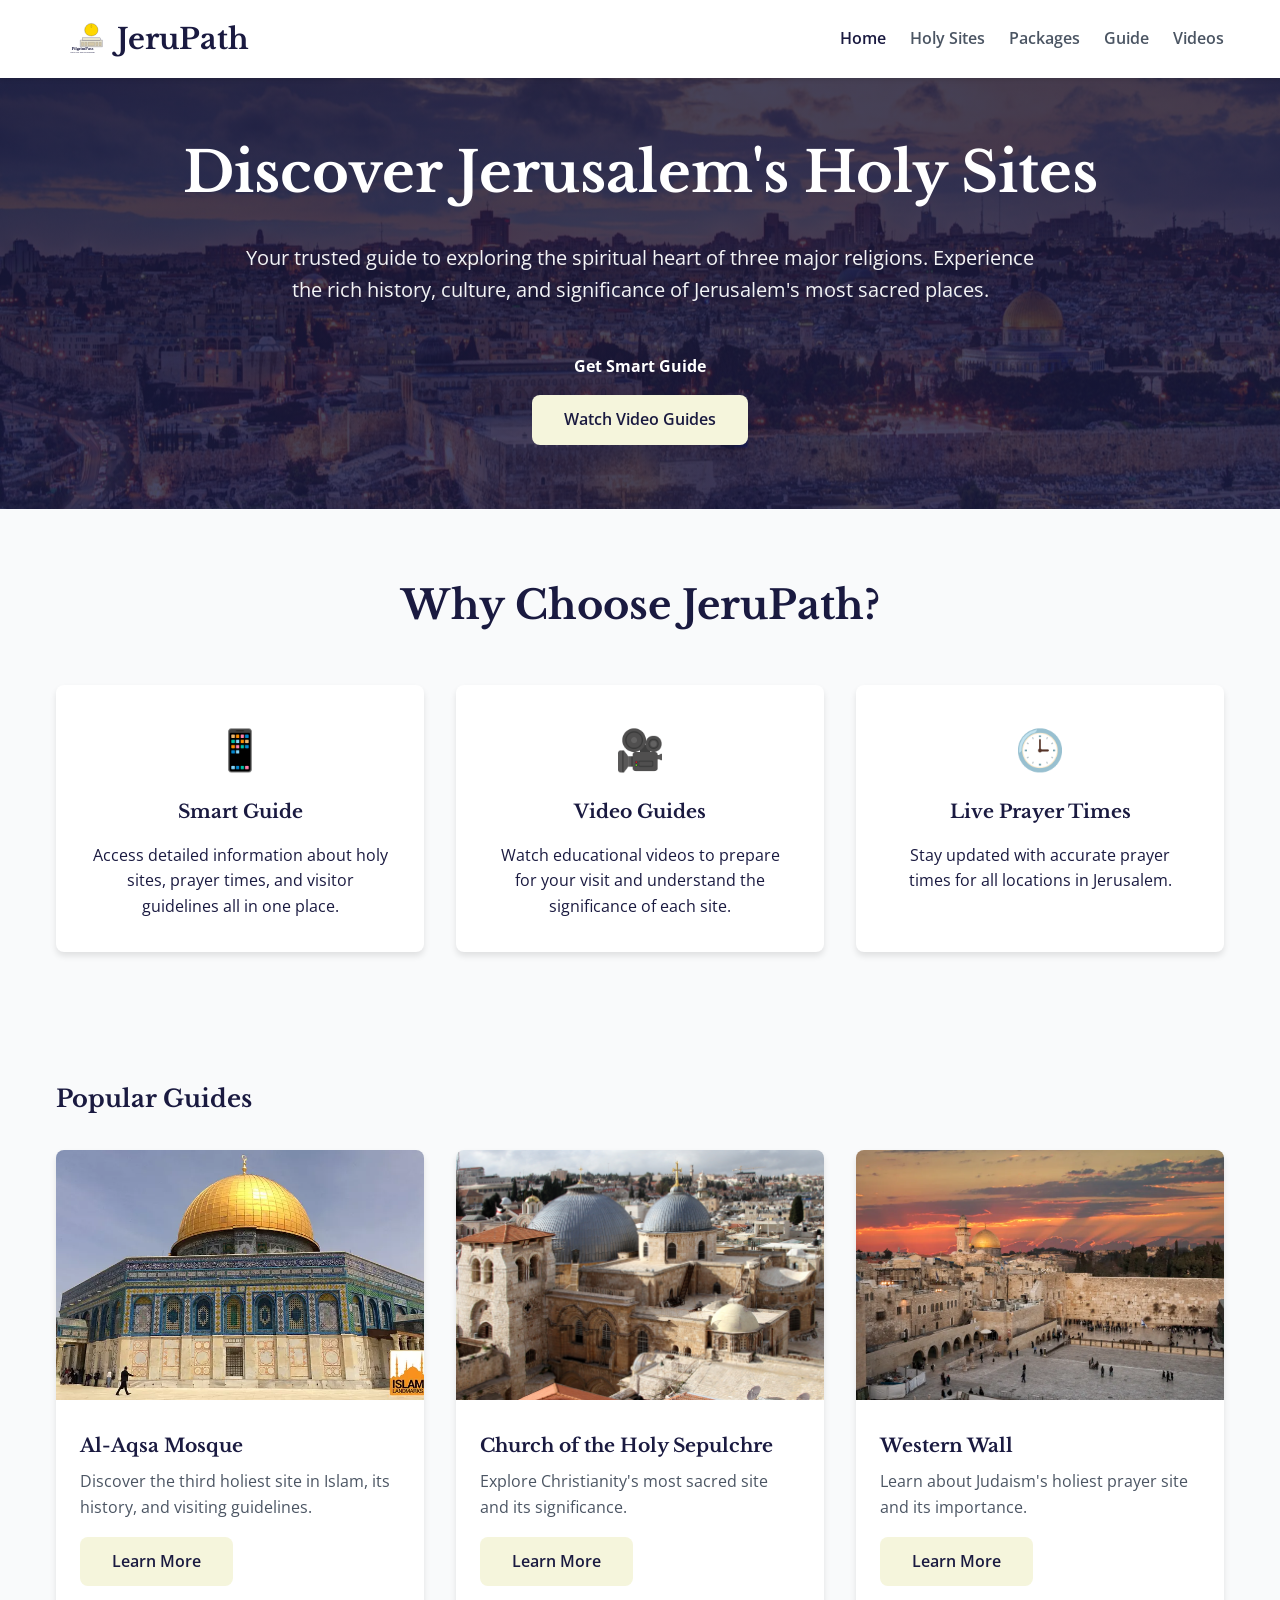
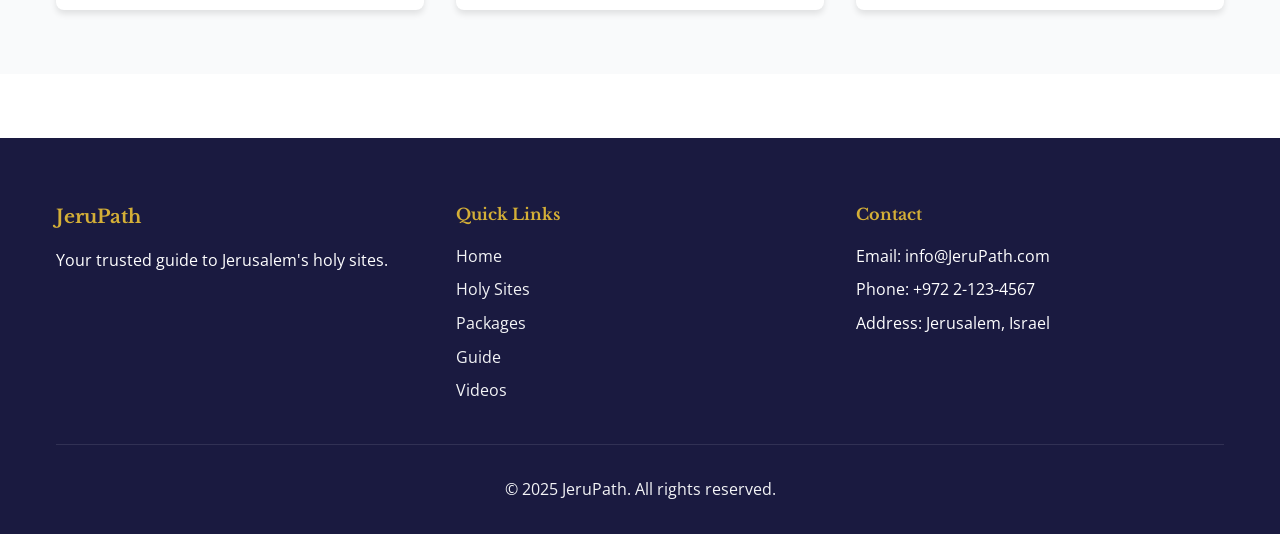
<file: index.html>
<!DOCTYPE html>
<html lang="en">
<head>
    <meta charset="UTF-8">
    <meta name="viewport" content="width=device-width, initial-scale=1.0">
    <title>PilgrimPass - Walk your path in Jerusalem</title>
    <link rel="stylesheet" href="styles.css">
    <link href="https://fonts.googleapis.com/css2?family=Libre+Baskerville:wght@400;700&family=Open+Sans:wght@400;600&display=swap" rel="stylesheet">
</head>
<body>
    <header>
        <nav>
            <div class="container">
                <a href="index.html" class="logo">
                    <img src="images/logo.svg" alt="PilgrimPass Logo">
                    JeruPath
                </a>
                <button class="mobile-menu-btn">☰</button>
                <ul class="nav-links">
                    <li><a href="index.html" class="active">Home</a></li>
                    <li><a href="holy-sites.html">Holy Sites</a></li>
                    <li><a href="packages.html">Packages</a></li>
                    <li><a href="guide.html">Guide</a></li>
                    <li><a href="videos.html">Videos</a></li>
                </ul>
            </div>
        </nav>
    </header>

    <main>
        <section class="hero">
            <div class="container">
                <h1>Discover Jerusalem's Holy Sites</h1>
                <p>Your trusted guide to exploring the spiritual heart of three major religions. Experience the rich history, culture, and significance of Jerusalem's most sacred places.</p>
                <div class="cta-buttons">
                    <a href="guide.html" class="btn btn-primary">Get Smart Guide</a>
                    <a href="videos.html" class="btn btn-secondary">Watch Video Guides</a>
                </div>
            </div>
        </section>

        <section class="features">
            <div class="container">
                <h2>Why Choose JeruPath?</h2>
                <div class="features-grid">
                    <div class="feature-card">
                        <div class="feature-icon">📱</div>
                        <h3>Smart Guide</h3>
                        <p>Access detailed information about holy sites, prayer times, and visitor guidelines all in one place.</p>
                    </div>
                    <div class="feature-card">
                        <div class="feature-icon">🎥</div>
                        <h3>Video Guides</h3>
                        <p>Watch educational videos to prepare for your visit and understand the significance of each site.</p>
                    </div>
                    <div class="feature-card">
                        <div class="feature-icon">🕒</div>
                        <h3>Live Prayer Times</h3>
                        <p>Stay updated with accurate prayer times for all locations in Jerusalem.</p>
                    </div>
                </div>
            </div>
        </section>

        <section class="popular-guides">
            <div class="container">
                <h2>Popular Guides</h2>
                <div class="guides-grid">
                    <div class="guide-card">
                        <img src="images/al-aqsa.jpg" alt="Al-Aqsa Mosque" data-src="images/al-aqsa.jpg">
                        <div class="guide-content">
                            <h3>Al-Aqsa Mosque</h3>
                            <p>Discover the third holiest site in Islam, its history, and visiting guidelines.</p>
                            <a href="holy-sites.html#al-aqsa" class="btn btn-secondary">Learn More</a>
                        </div>
                    </div>
                    <div class="guide-card">
                        <img src="images/holy-sepulchre.jpg" alt="Church of the Holy Sepulchre" data-src="images/holy-sepulchre.jpg">
                        <div class="guide-content">
                            <h3>Church of the Holy Sepulchre</h3>
                            <p>Explore Christianity's most sacred site and its significance.</p>
                            <a href="holy-sites.html#holy-sepulchre" class="btn btn-secondary">Learn More</a>
                        </div>
                    </div>
                    <div class="guide-card">
                        <img src="images/western-wall.jpg" alt="Western Wall" data-src="images/western-wall.jpg">
                        <div class="guide-content">
                            <h3>Western Wall</h3>
                            <p>Learn about Judaism's holiest prayer site and its importance.</p>
                            <a href="holy-sites.html#western-wall" class="btn btn-secondary">Learn More</a>
                        </div>
                    </div>
                </div>
            </div>
        </section>
    </main>

    <footer>
        <div class="container">
            <div class="footer-content">
                <div class="footer-section">
                    <h3>JeruPath</h3>
                    <p>Your trusted guide to Jerusalem's holy sites.</p>
                </div>
                <div class="footer-section">
                    <h4>Quick Links</h4>
                    <ul>
                        <li><a href="index.html">Home</a></li>
                        <li><a href="holy-sites.html">Holy Sites</a></li>
                        <li><a href="packages.html">Packages</a></li>
                        <li><a href="guide.html">Guide</a></li>
                        <li><a href="videos.html">Videos</a></li>
                    </ul>
                </div>
                <div class="footer-section">
                    <h4>Contact</h4>
                    <ul>
                        <li>Email: info@JeruPath.com</li>
                        <li>Phone: +972 2-123-4567</li>
                        <li>Address: Jerusalem, Israel</li>
                    </ul>
                </div>
            </div>
            <div class="footer-bottom">
                <p>&copy; <span id="year"></span>2025 JeruPath. All rights reserved.</p>
            </div>
        </div>
    </footer>

    <script src="script.js"></script>
</body>
</html>
</file>
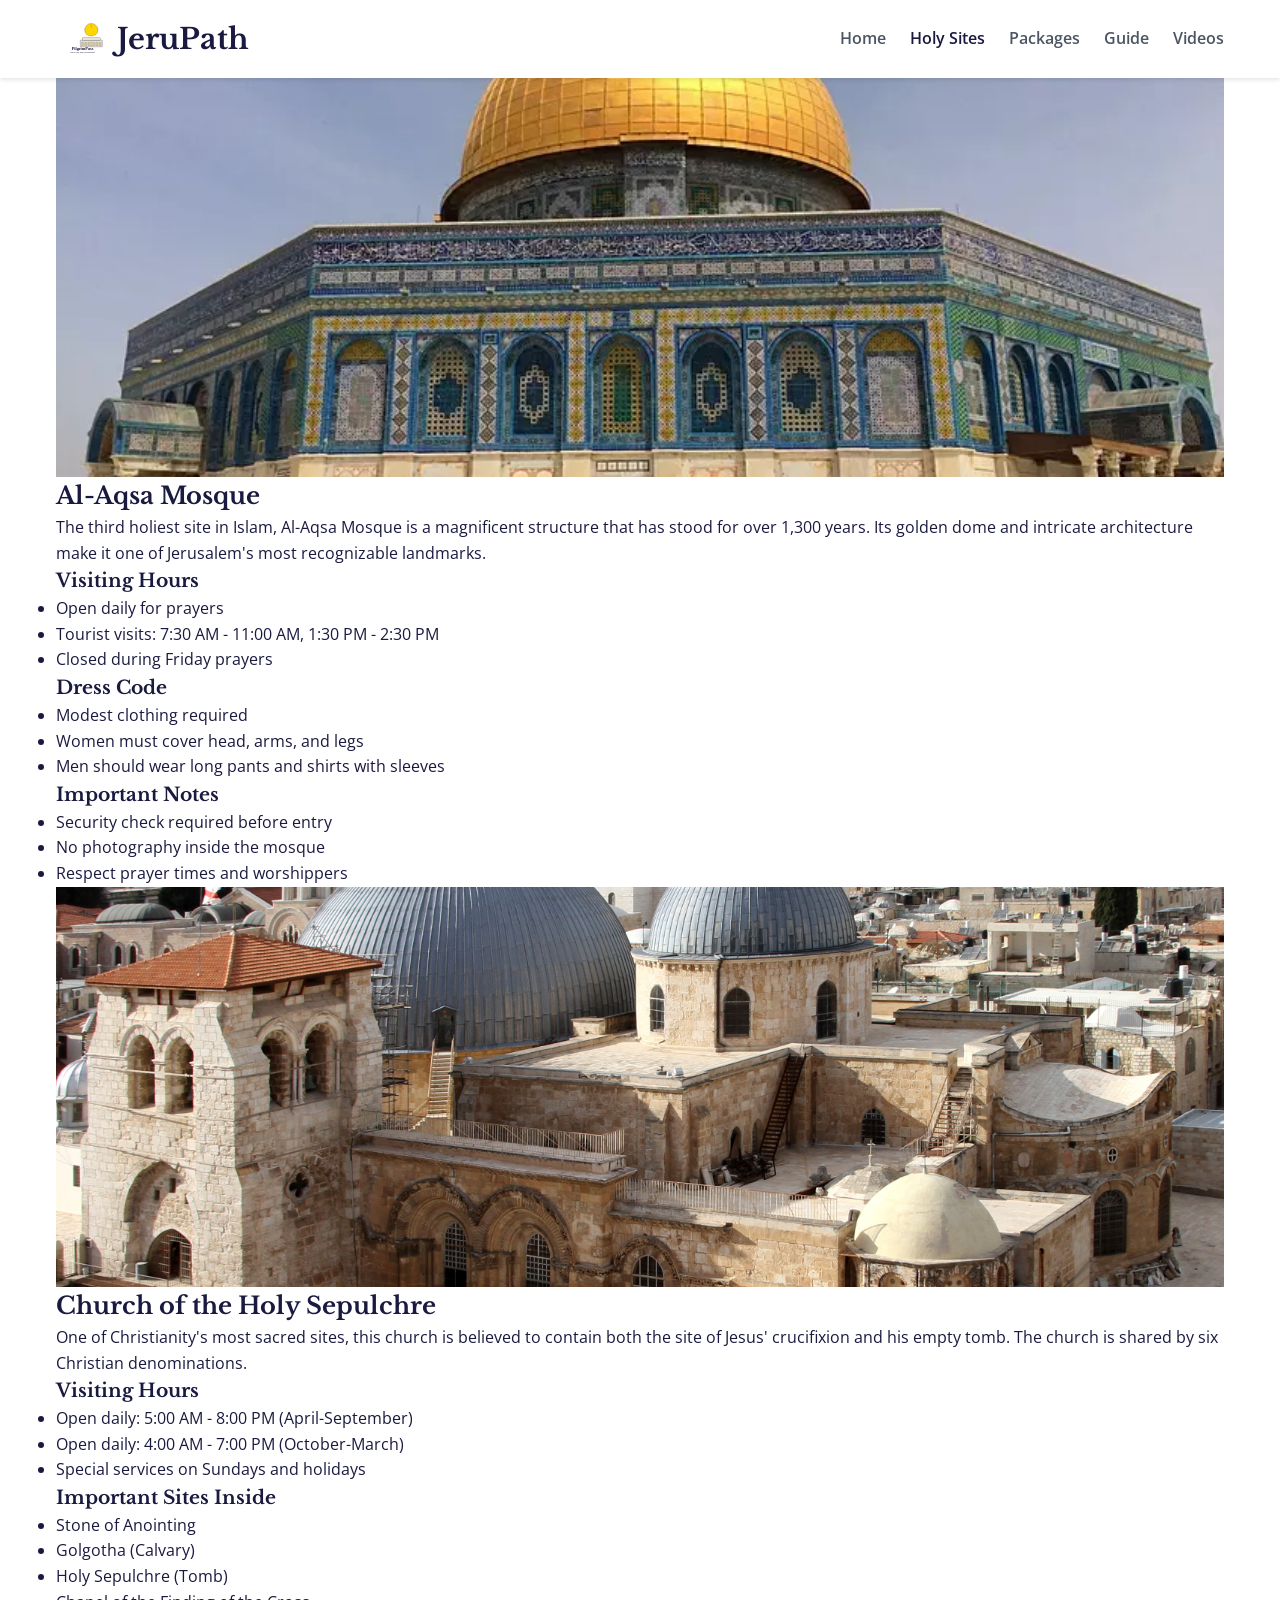
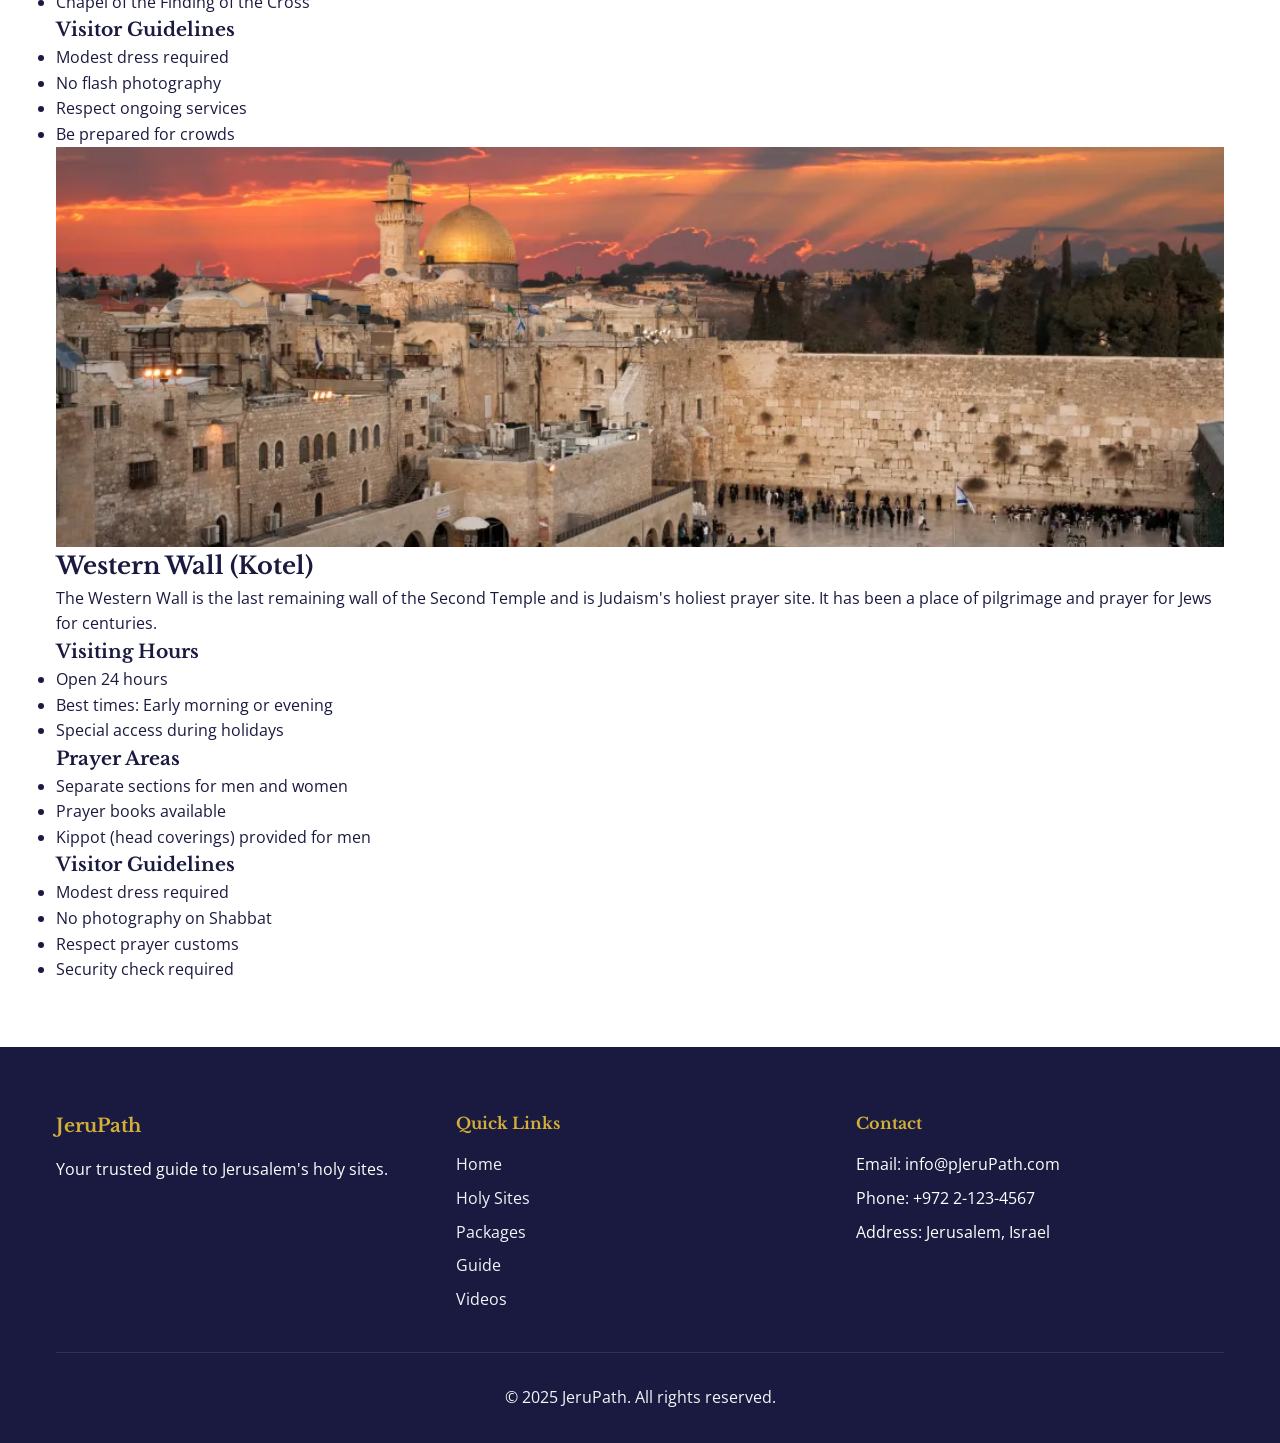
<file: holy-sites.html>
<!DOCTYPE html>
<html lang="en">
<head>
    <meta charset="UTF-8">
    <meta name="viewport" content="width=device-width, initial-scale=1.0">
    <title>Holy Sites - PilgrimPass</title>
    <link rel="stylesheet" href="styles.css">
    <link href="https://fonts.googleapis.com/css2?family=Libre+Baskerville:wght@400;700&family=Open+Sans:wght@400;600&display=swap" rel="stylesheet">
</head>
<body>
    <header>
        <nav>
            <div class="container">
                <a href="index.html" class="logo">
                    <img src="images/logo.svg" alt="PilgrimPass Logo">
                    JeruPath
                </a>
                <button class="mobile-menu-btn">☰</button>
                <ul class="nav-links">
                    <li><a href="index.html">Home</a></li>
                    <li><a href="holy-sites.html" class="active">Holy Sites</a></li>
                    <li><a href="packages.html">Packages</a></li>
                    <li><a href="guide.html">Guide</a></li>
                    <li><a href="videos.html">Videos</a></li>
                </ul>
            </div>
        </nav>
    </header>

    <main class="holy-sites-page">
        <div class="container">
            <h1>Holy Sites of Jerusalem</h1>
            <p class="page-description">Discover the sacred places that make Jerusalem the spiritual heart of three major religions. Each site holds deep historical and religious significance.</p>

            <section class="site-card detailed">
                <div class="site-image">
                    <img src="images/al-aqsa.jpg" alt="Al-Aqsa Mosque" data-src="images/al-aqsa.jpg">
                </div>
                <div class="site-content">
                    <h2>Al-Aqsa Mosque</h2>
                    <p>The third holiest site in Islam, Al-Aqsa Mosque is a magnificent structure that has stood for over 1,300 years. Its golden dome and intricate architecture make it one of Jerusalem's most recognizable landmarks.</p>
                    
                    <div class="site-details">
                        <div class="detail-item">
                            <h3>Visiting Hours</h3>
                            <ul>
                                <li>Open daily for prayers</li>
                                <li>Tourist visits: 7:30 AM - 11:00 AM, 1:30 PM - 2:30 PM</li>
                                <li>Closed during Friday prayers</li>
                            </ul>
                        </div>

                        <div class="detail-item">
                            <h3>Dress Code</h3>
                            <ul>
                                <li>Modest clothing required</li>
                                <li>Women must cover head, arms, and legs</li>
                                <li>Men should wear long pants and shirts with sleeves</li>
                            </ul>
                        </div>

                        <div class="detail-item">
                            <h3>Important Notes</h3>
                            <ul>
                                <li>Security check required before entry</li>
                                <li>No photography inside the mosque</li>
                                <li>Respect prayer times and worshippers</li>
                            </ul>
                        </div>
                    </div>
                </div>
            </section>

            <section class="site-card detailed">
                <div class="site-image">
                    <img src="images/holy-sepulchre.jpg" alt="Church of the Holy Sepulchre" data-src="images/holy-sepulchre.jpg">
                </div>
                <div class="site-content">
                    <h2>Church of the Holy Sepulchre</h2>
                    <p>One of Christianity's most sacred sites, this church is believed to contain both the site of Jesus' crucifixion and his empty tomb. The church is shared by six Christian denominations.</p>
                    
                    <div class="site-details">
                        <div class="detail-item">
                            <h3>Visiting Hours</h3>
                            <ul>
                                <li>Open daily: 5:00 AM - 8:00 PM (April-September)</li>
                                <li>Open daily: 4:00 AM - 7:00 PM (October-March)</li>
                                <li>Special services on Sundays and holidays</li>
                            </ul>
                        </div>

                        <div class="detail-item">
                            <h3>Important Sites Inside</h3>
                            <ul>
                                <li>Stone of Anointing</li>
                                <li>Golgotha (Calvary)</li>
                                <li>Holy Sepulchre (Tomb)</li>
                                <li>Chapel of the Finding of the Cross</li>
                            </ul>
                        </div>

                        <div class="detail-item">
                            <h3>Visitor Guidelines</h3>
                            <ul>
                                <li>Modest dress required</li>
                                <li>No flash photography</li>
                                <li>Respect ongoing services</li>
                                <li>Be prepared for crowds</li>
                            </ul>
                        </div>
                    </div>
                </div>
            </section>

            <section class="site-card detailed">
                <div class="site-image">
                    <img src="images/western-wall.jpg" alt="Western Wall" data-src="images/western-wall.jpg">
                </div>
                <div class="site-content">
                    <h2>Western Wall (Kotel)</h2>
                    <p>The Western Wall is the last remaining wall of the Second Temple and is Judaism's holiest prayer site. It has been a place of pilgrimage and prayer for Jews for centuries.</p>
                    
                    <div class="site-details">
                        <div class="detail-item">
                            <h3>Visiting Hours</h3>
                            <ul>
                                <li>Open 24 hours</li>
                                <li>Best times: Early morning or evening</li>
                                <li>Special access during holidays</li>
                            </ul>
                        </div>

                        <div class="detail-item">
                            <h3>Prayer Areas</h3>
                            <ul>
                                <li>Separate sections for men and women</li>
                                <li>Prayer books available</li>
                                <li>Kippot (head coverings) provided for men</li>
                            </ul>
                        </div>

                        <div class="detail-item">
                            <h3>Visitor Guidelines</h3>
                            <ul>
                                <li>Modest dress required</li>
                                <li>No photography on Shabbat</li>
                                <li>Respect prayer customs</li>
                                <li>Security check required</li>
                            </ul>
                        </div>
                    </div>
                </div>
            </section>
        </div>
    </main>

    <footer>
        <div class="container">
            <div class="footer-content">
                <div class="footer-section">
                    <h3>JeruPath</h3>
                    <p>Your trusted guide to Jerusalem's holy sites.</p>
                </div>
                <div class="footer-section">
                    <h4>Quick Links</h4>
                    <ul>
                        <li><a href="index.html">Home</a></li>
                        <li><a href="holy-sites.html">Holy Sites</a></li>
                        <li><a href="packages.html">Packages</a></li>
                        <li><a href="guide.html">Guide</a></li>
                        <li><a href="videos.html">Videos</a></li>
                    </ul>
                </div>
                <div class="footer-section">
                    <h4>Contact</h4>
                    <ul>
                        <li>Email: info@pJeruPath.com</li>
                        <li>Phone: +972 2-123-4567</li>
                        <li>Address: Jerusalem, Israel</li>
                    </ul>
                </div>
            </div>
            <div class="footer-bottom">
                <p>&copy; <span id="year"></span>2025 JeruPath. All rights reserved.</p>
            </div>
        </div>
    </footer>

    <script src="script.js"></script>
</body>
</html>
</file>
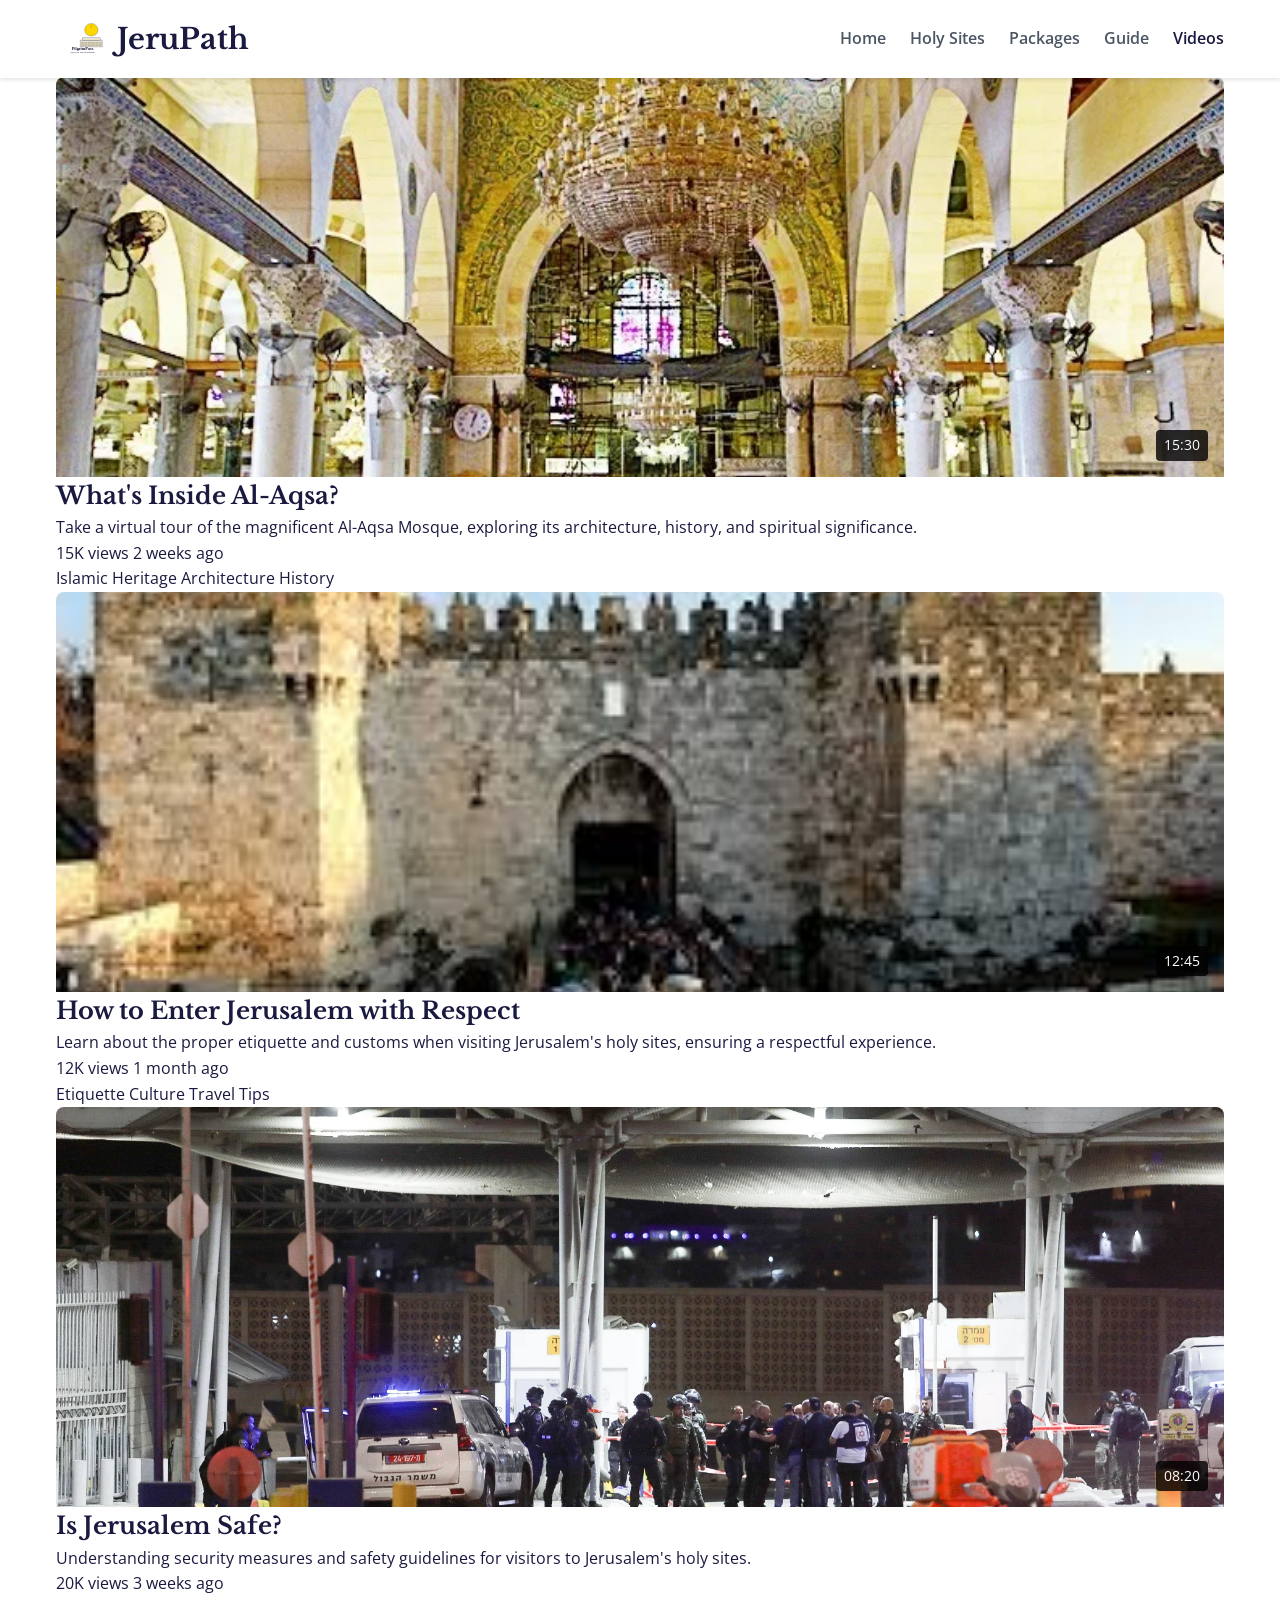
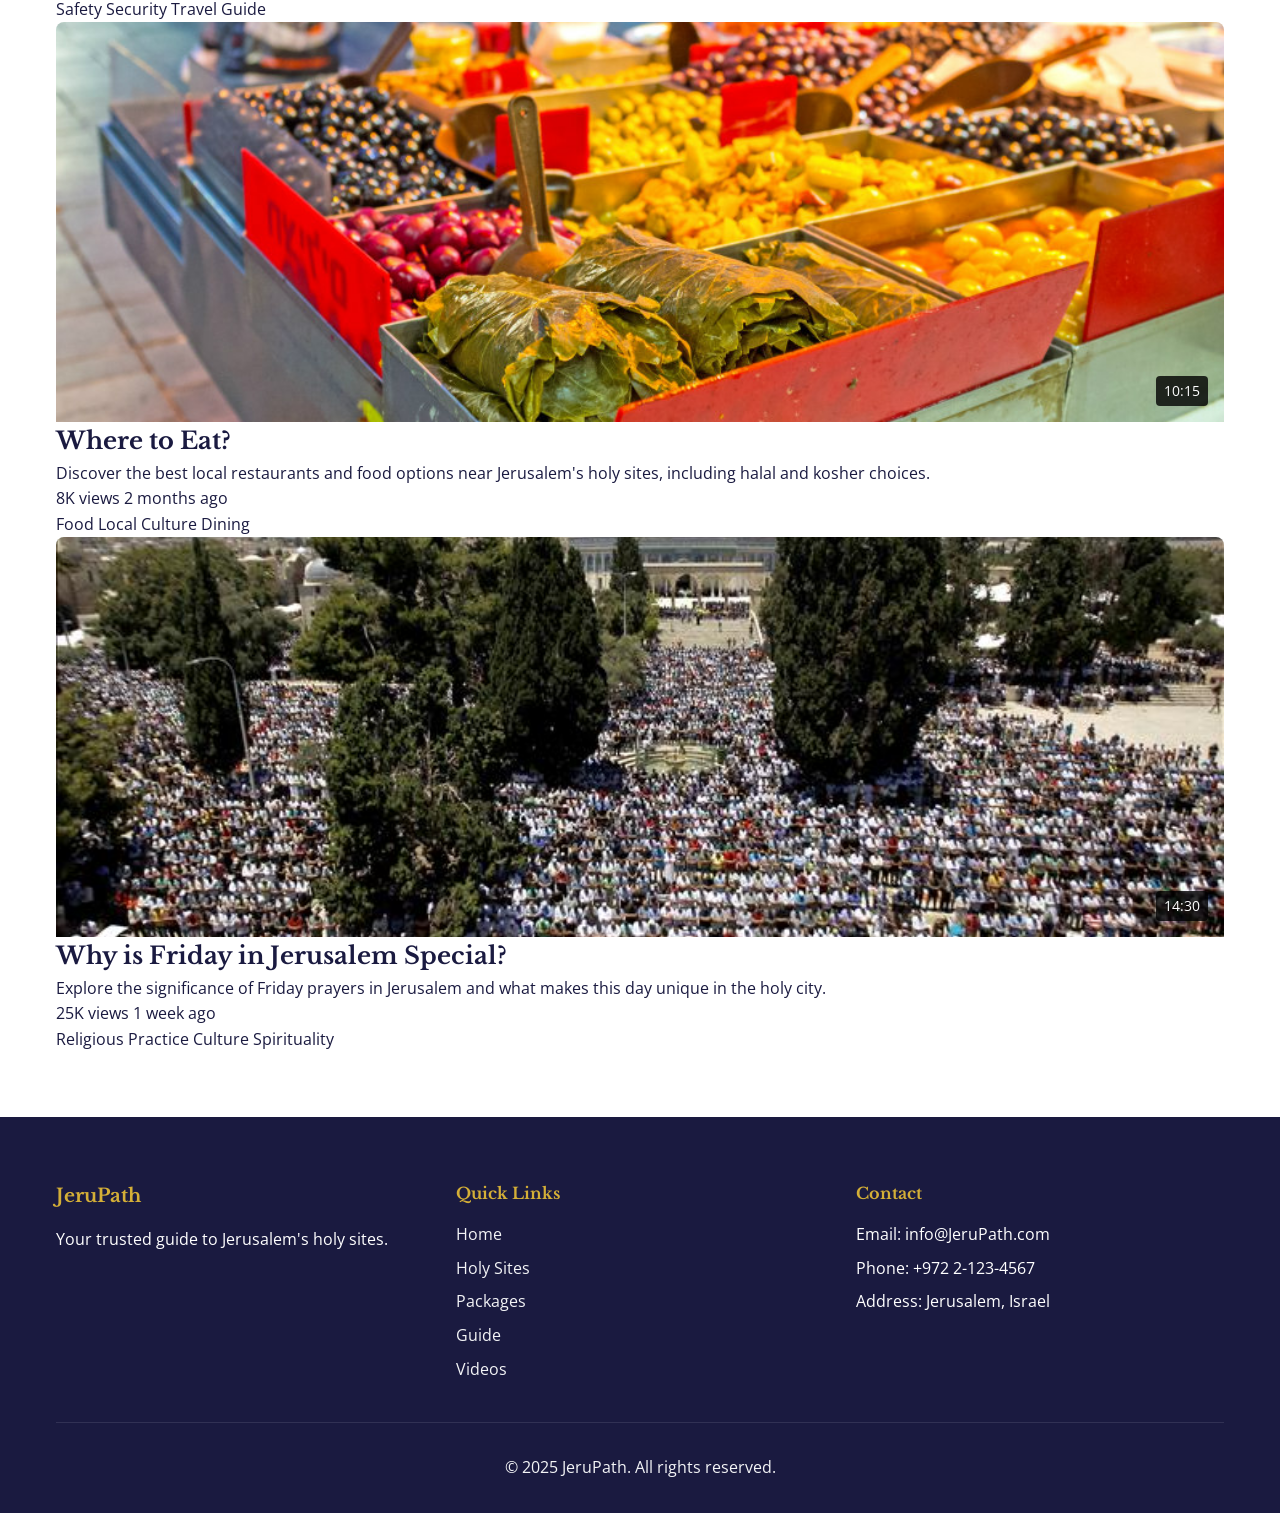
<file: videos.html>
<!DOCTYPE html>
<html lang="en">
<head>
    <meta charset="UTF-8">
    <meta name="viewport" content="width=device-width, initial-scale=1.0">
    <title>Video Guides - PilgrimPass</title>
    <link rel="stylesheet" href="styles.css">
    <link href="https://fonts.googleapis.com/css2?family=Libre+Baskerville:wght@400;700&family=Open+Sans:wght@400;600&display=swap" rel="stylesheet">
</head>
<body>
    <header>
        <nav>
            <div class="container">
                <a href="index.html" class="logo">
                    <img src="images/logo.svg" alt="PilgrimPass Logo">
                    JeruPath
                </a>
                <button class="mobile-menu-btn">☰</button>
                <ul class="nav-links">
                    <li><a href="index.html">Home</a></li>
                    <li><a href="holy-sites.html">Holy Sites</a></li>
                    <li><a href="packages.html">Packages</a></li>
                    <li><a href="guide.html">Guide</a></li>
                    <li><a href="videos.html" class="active">Videos</a></li>
                </ul>
            </div>
        </nav>
    </header>

    <main class="videos-page">
        <div class="container">
            <h1>Video Guides</h1>
            <p class="page-description">Watch our educational videos to learn more about Jerusalem's holy sites and prepare for your visit.</p>

            <div class="videos-grid">
                <article class="video-card">
                    <div class="video-thumbnail">
                        <img src="images/al-aqsa-interior.jpg" alt="Inside Al-Aqsa Mosque" data-src="images/al-aqsa-interior.jpg">
                        <span class="duration">15:30</span>
                    </div>
                    <div class="video-content">
                        <h2>What's Inside Al-Aqsa?</h2>
                        <p>Take a virtual tour of the magnificent Al-Aqsa Mosque, exploring its architecture, history, and spiritual significance.</p>
                        <div class="video-meta">
                            <span class="views">15K views</span>
                            <span class="date">2 weeks ago</span>
                        </div>
                        <div class="video-tags">
                            <span>Islamic Heritage</span>
                            <span>Architecture</span>
                            <span>History</span>
                        </div>
                    </div>
                </article>

                <article class="video-card">
                    <div class="video-thumbnail">
                        <img src="images/jerusalem-entrance.jpg" alt="Entering Jerusalem" data-src="images/jerusalem-entrance.jpg">
                        <span class="duration">12:45</span>
                    </div>
                    <div class="video-content">
                        <h2>How to Enter Jerusalem with Respect</h2>
                        <p>Learn about the proper etiquette and customs when visiting Jerusalem's holy sites, ensuring a respectful experience.</p>
                        <div class="video-meta">
                            <span class="views">12K views</span>
                            <span class="date">1 month ago</span>
                        </div>
                        <div class="video-tags">
                            <span>Etiquette</span>
                            <span>Culture</span>
                            <span>Travel Tips</span>
                        </div>
                    </div>
                </article>

                <article class="video-card">
                    <div class="video-thumbnail">
                        <img src="images/security-check.jpg" alt="Security Check" data-src="images/security-check.jpg">
                        <span class="duration">08:20</span>
                    </div>
                    <div class="video-content">
                        <h2>Is Jerusalem Safe?</h2>
                        <p>Understanding security measures and safety guidelines for visitors to Jerusalem's holy sites.</p>
                        <div class="video-meta">
                            <span class="views">20K views</span>
                            <span class="date">3 weeks ago</span>
                        </div>
                        <div class="video-tags">
                            <span>Safety</span>
                            <span>Security</span>
                            <span>Travel Guide</span>
                        </div>
                    </div>
                </article>

                <article class="video-card">
                    <div class="video-thumbnail">
                        <img src="images/local-food.jpg" alt="Local Food" data-src="images/local-food.jpg">
                        <span class="duration">10:15</span>
                    </div>
                    <div class="video-content">
                        <h2>Where to Eat?</h2>
                        <p>Discover the best local restaurants and food options near Jerusalem's holy sites, including halal and kosher choices.</p>
                        <div class="video-meta">
                            <span class="views">8K views</span>
                            <span class="date">2 months ago</span>
                        </div>
                        <div class="video-tags">
                            <span>Food</span>
                            <span>Local Culture</span>
                            <span>Dining</span>
                        </div>
                    </div>
                </article>

                <article class="video-card">
                    <div class="video-thumbnail">
                        <img src="images/friday-prayers.jpg" alt="Friday Prayers" data-src="images/friday-prayers.jpg">
                        <span class="duration">14:30</span>
                    </div>
                    <div class="video-content">
                        <h2>Why is Friday in Jerusalem Special?</h2>
                        <p>Explore the significance of Friday prayers in Jerusalem and what makes this day unique in the holy city.</p>
                        <div class="video-meta">
                            <span class="views">25K views</span>
                            <span class="date">1 week ago</span>
                        </div>
                        <div class="video-tags">
                            <span>Religious Practice</span>
                            <span>Culture</span>
                            <span>Spirituality</span>
                        </div>
                    </div>
                </article>
            </div>
        </div>
    </main>

    <footer>
        <div class="container">
            <div class="footer-content">
                <div class="footer-section">
                    <h3>JeruPath</h3>
                    <p>Your trusted guide to Jerusalem's holy sites.</p>
                </div>
                <div class="footer-section">
                    <h4>Quick Links</h4>
                    <ul>
                        <li><a href="index.html">Home</a></li>
                        <li><a href="holy-sites.html">Holy Sites</a></li>
                        <li><a href="packages.html">Packages</a></li>
                        <li><a href="guide.html">Guide</a></li>
                        <li><a href="videos.html">Videos</a></li>
                    </ul>
                </div>
                <div class="footer-section">
                    <h4>Contact</h4>
                    <ul>
                        <li>Email: info@JeruPath.com</li>
                        <li>Phone: +972 2-123-4567</li>
                        <li>Address: Jerusalem, Israel</li>
                    </ul>
                </div>
            </div>
            <div class="footer-bottom">
                <p>&copy; <span id="year"></span> 2025 JeruPath. All rights reserved.</p>
            </div>
        </div>
    </footer>

    <script src="script.js"></script>
</body>
</html>
</file>
<file: styles.css>
/* Base Styles */
:root {
    --dome-gold: #D4AF37;      /* Altın sarısı - Kubbetü's-Sahra */
    --jerusalem-stone: #F5F5DC; /* Kudüs taşı beji */
    --sacred-night: #1A1A40;   /* Gece mavisi */
    --white: #FFFFFF;
    --gray-50: #f9fafb;
    --gray-100: #f3f4f6;
    --gray-600: #4b5563;
    --gray-800: #1f2937;
}

* {
    margin: 0;
    padding: 0;
    box-sizing: border-box;
}

body {
    font-family: 'Open Sans', sans-serif;
    line-height: 1.6;
    color: var(--sacred-night);
    background-color: var(--white);
}

.container {
    max-width: 1200px;
    margin: 0 auto;
    padding: 0 1rem;
}

/* Typography */
h1, h2, h3, h4, h5, h6 {
    font-family: 'Libre Baskerville', serif;
    color: var(--sacred-night);
}

/* Header & Navigation */
header {
    background-color: var(--white);
    box-shadow: 0 2px 4px rgba(0, 0, 0, 0.1);
    position: fixed;
    top: 0;
    left: 0;
    right: 0;
    z-index: 50;
}

nav {
    padding: 1rem 0;
}

nav .container {
    display: flex;
    justify-content: space-between;
    align-items: center;
}

.logo {
    font-family: 'Libre Baskerville', serif;
    font-size: 1.8rem;
    font-weight: bold;
    color: var(--sacred-night);
    text-decoration: none;
    display: flex;
    align-items: center;
    gap: 0.5rem;
}

.logo img {
    height: 40px;
    width: auto;
}

.nav-links {
    display: flex;
    gap: 1.5rem;
    list-style: none;
}

.nav-links a {
    color: var(--gray-600);
    text-decoration: none;
    transition: color 0.3s;
    font-weight: 600;
}

.nav-links a:hover,
.nav-links a.active {
    color: var(--sacred-night);
}

.mobile-menu-btn {
    display: none;
    background: none;
    border: none;
    font-size: 1.5rem;
    color: var(--sacred-night);
    cursor: pointer;
    padding: 0.5rem;
}

/* Hero Section */
.hero {
    padding: 8rem 0 4rem;
    text-align: center;
    background: linear-gradient(rgba(26, 26, 64, 0.8), rgba(26, 26, 64, 0.8)),
                url('images/hero-bg.jpg') center/cover;
    color: var(--white);
}

.hero h1 {
    font-size: 3.5rem;
    margin-bottom: 1.5rem;
    color: var(--white);
}

.hero p {
    font-size: 1.25rem;
    margin-bottom: 2rem;
    max-width: 800px;
    margin-left: auto;
    margin-right: auto;
    color: var(--gray-100);
}

/* Buttons */
.btn {
    display: inline-block;
    padding: 0.75rem 2rem;
    border-radius: 0.5rem;
    text-decoration: none;
    font-weight: 600;
    transition: all 0.3s;
}

.btn-primary {
    background-color: var(--dome-gold);
    color: var(--white);
}

.btn-primary:hover {
    background-color: #c19b2f;
}

.btn-secondary {
    background-color: var(--jerusalem-stone);
    color: var(--sacred-night);
}

.btn-secondary:hover {
    background-color: #e6e6d1;
}

/* Features Section */
.features {
    padding: 4rem 0;
    background-color: var(--gray-50);
}

.features h2 {
    text-align: center;
    font-size: 2.5rem;
    margin-bottom: 3rem;
}

.features-grid {
    display: grid;
    grid-template-columns: repeat(auto-fit, minmax(300px, 1fr));
    gap: 2rem;
}

.feature-card {
    background: var(--white);
    padding: 2rem;
    border-radius: 0.5rem;
    text-align: center;
    box-shadow: 0 4px 6px rgba(0, 0, 0, 0.1);
    transition: transform 0.3s;
}

.feature-card:hover {
    transform: translateY(-4px);
}

.feature-icon {
    font-size: 2.5rem;
    margin-bottom: 1rem;
}

.feature-card h3 {
    margin-bottom: 1rem;
}

/* Index Page Popular Guides */
.popular-guides {
    padding: 4rem 0;
    background-color: var(--gray-50);
}

.popular-guides .guides-grid {
    display: grid;
    grid-template-columns: repeat(3, 1fr);
    gap: 2rem;
    margin-top: 2rem;
}

.popular-guides .guide-card {
    background: var(--white);
    border-radius: 0.5rem;
    overflow: hidden;
    box-shadow: 0 4px 6px rgba(0, 0, 0, 0.1);
    transition: transform 0.3s;
}

.popular-guides .guide-card:hover {
    transform: translateY(-4px);
}

.popular-guides .guide-card img {
    width: 100%;
    height: 250px;
    object-fit: cover;
}

.popular-guides .guide-content {
    padding: 1.5rem;
}

.popular-guides .guide-content h3 {
    margin-bottom: 0.5rem;
}

.popular-guides .guide-content p {
    color: var(--gray-600);
    margin-bottom: 1rem;
}

/* Footer */
footer {
    background-color: var(--sacred-night);
    color: var(--white);
    padding: 4rem 0 2rem;
    margin-top: 4rem;
}

.footer-content {
    display: grid;
    grid-template-columns: repeat(auto-fit, minmax(250px, 1fr));
    gap: 2rem;
    margin-bottom: 2rem;
}

.footer-section h3,
.footer-section h4 {
    margin-bottom: 1rem;
    color: var(--dome-gold);
}

.footer-section ul {
    list-style: none;
}

.footer-section ul li {
    margin-bottom: 0.5rem;
}

.footer-section a {
    color: var(--gray-100);
    text-decoration: none;
    transition: color 0.3s;
}

.footer-section a:hover {
    color: var(--white);
}

.footer-bottom {
    padding-top: 2rem;
    border-top: 1px solid rgba(255, 255, 255, 0.1);
    text-align: center;
    color: var(--gray-100);
}

/* Responsive Design */
@media (max-width: 768px) {
    .mobile-menu-btn {
        display: block;
    }

    .nav-links {
        display: none;
        position: absolute;
        top: 100%;
        left: 0;
        right: 0;
        background: var(--white);
        padding: 1rem;
        box-shadow: 0 2px 4px rgba(0, 0, 0, 0.1);
        flex-direction: column;
        align-items: center;
    }

    .nav-links.show {
        display: flex;
    }

    .nav-links li {
        margin: 0.5rem 0;
    }

    .hero h1 {
        font-size: 2.5rem;
    }

    .cta-buttons {
        flex-direction: column;
        gap: 1rem;
    }

    .btn {
        width: 100%;
        text-align: center;
    }
}

/* Holy Sites Page */
.site-image {
    width: 100%;
    height: 400px;
    overflow: hidden;
    position: relative;
}

.site-image img {
    width: 100%;
    height: 100%;
    object-fit: cover;
    transition: transform 0.3s ease;
}

.site-image:hover img {
    transform: scale(1.05);
}

/* Videos Page */
.video-thumbnail {
    width: 100%;
    height: 400px;
    position: relative;
    overflow: hidden;
    border-radius: 0.5rem 0.5rem 0 0;
}

.video-thumbnail img {
    width: 100%;
    height: 100%;
    object-fit: cover;
    transition: transform 0.3s ease;
}

.video-thumbnail:hover img {
    transform: scale(1.05);
}

.video-thumbnail .duration {
    position: absolute;
    bottom: 1rem;
    right: 1rem;
    background: rgba(0, 0, 0, 0.8);
    color: var(--white);
    padding: 0.25rem 0.5rem;
    border-radius: 0.25rem;
    font-size: 0.875rem;
}

/* Packages Page Styles */
.packages-hero {
    background: linear-gradient(rgba(26, 26, 64, 0.8), rgba(26, 26, 64, 0.8)), url('images/jerusalem-skyline.jpg');
    background-size: cover;
    background-position: center;
    color: white;
    padding: 4rem 0;
    text-align: center;
}

.packages-hero h1 {
    font-size: 2.5rem;
    margin-bottom: 1rem;
    color: var(--gold);
}

.packages-hero p {
    font-size: 1.2rem;
    max-width: 600px;
    margin: 0 auto;
    color: #E8E4D0;
}

.packages-grid {
    padding: 4rem 0;
    background-color: #f8f8f8;
}

.package-cards {
    display: grid;
    grid-template-columns: repeat(auto-fit, minmax(300px, 1fr));
    gap: 2rem;
    margin-top: 2rem;
}

.package-card {
    background: white;
    border-radius: 12px;
    box-shadow: 0 4px 20px rgba(0, 0, 0, 0.1);
    transition: transform 0.3s ease;
    overflow: hidden;
    display: flex;
    flex-direction: column;
}

.package-card:hover {
    transform: translateY(-5px);
}

.package-image {
    width: 100%;
    height: 200px;
    overflow: hidden;
    position: relative;
}

.package-image img {
    width: 100%;
    height: 100%;
    object-fit: cover;
    transition: transform 0.3s ease;
}

.package-card:hover .package-image img {
    transform: scale(1.05);
}

.package-header {
    background: var(--navy);
    color: white;
    padding: 1.5rem;
    text-align: center;
    position: relative;
    margin-top: -20px;
    border-radius: 20px 20px 0 0;
    z-index: 1;
}

.package-header h2 {
    margin: 0;
    font-size: 1.5rem;
    color: var(--gold);
}

.package-header .price {
    font-size: 2rem;
    font-weight: bold;
    color: white;
    margin-top: 0.5rem;
}

.package-content {
    padding: 1.5rem;
}

.package-features {
    list-style: none;
    padding: 0;
    margin: 0 0 1.5rem 0;
}

.package-features li {
    padding: 0.5rem 0;
    color: #333;
    font-size: 0.95rem;
}

.package-features li::before {
    content: "✓";
    color: var(--gold);
    margin-right: 0.5rem;
}

.package-rating {
    display: flex;
    align-items: center;
    margin-bottom: 1.5rem;
    gap: 0.5rem;
}

.package-rating .stars {
    color: var(--gold);
    font-size: 1.2rem;
}

.package-rating .rating {
    font-weight: bold;
    color: #333;
}

.package-rating .reviews {
    color: #666;
    font-size: 0.9rem;
}

.btn-primary {
    display: block;
    width: 100%;
    padding: 1rem;
    background: var(--gold);
    color: var(--navy);
    text-align: center;
    border-radius: 6px;
    font-weight: bold;
    text-decoration: none;
    transition: background-color 0.3s ease;
}

.btn-primary:hover {
    background: #e6c200;
}

/* Responsive Adjustments */
@media (max-width: 768px) {
    .packages-hero {
        padding: 3rem 0;
    }

    .packages-hero h1 {
        font-size: 2rem;
    }

    .package-cards {
        grid-template-columns: 1fr;
        padding: 0 1rem;
    }

    .package-card {
        max-width: 100%;
    }
}

/* Guide Page Styles */
.guides-hero {
    background: linear-gradient(rgba(26, 26, 64, 0.8), rgba(26, 26, 64, 0.8)), url('images/jerusalem-guides.jpg');
    background-size: cover;
    background-position: center;
    color: white;
    padding: 4rem 0;
    text-align: center;
}

.guides-hero h1 {
    font-size: 2.5rem;
    margin-bottom: 1rem;
    color: var(--gold);
}

.guides-hero p {
    font-size: 1.2rem;
    max-width: 600px;
    margin: 0 auto;
    color: #E8E4D0;
}

.guides-section {
    padding: 4rem 0;
    background-color: #f8f8f8;
}

.guide-cards {
    display: grid;
    grid-template-columns: repeat(3, 1fr);
    gap: 2rem;
    max-width: 1200px;
    margin: 2rem auto;
    padding: 0 1rem;
}

.guide-cards .package-card {
    background: white;
    border-radius: 12px;
    box-shadow: 0 4px 20px rgba(0, 0, 0, 0.1);
    transition: transform 0.3s ease;
    overflow: hidden;
}

.guide-cards .package-card:hover {
    transform: translateY(-5px);
}

.guide-cards .package-image {
    width: 100%;
    height: 300px;
    overflow: hidden;
    position: relative;
}

.guide-cards .package-image img {
    width: 100%;
    height: 100%;
    object-fit: cover;
    transition: transform 0.3s ease;
}

.guide-cards .package-card:hover .package-image img {
    transform: scale(1.05);
}

.guide-cards .package-header {
    background: var(--navy);
    color: white;
    padding: 2rem;
    text-align: center;
}

.guide-cards .package-header h2 {
    margin: 0;
    font-size: 2rem;
    color: var(--gold);
}

.guide-cards .package-header .price {
    color: var(--dome-gold);
    font-size: 1.5rem;
    font-weight: bold;
    margin-top: 0.5rem;
}

.guide-cards .package-header .price-per-day {
    font-size: 0.9rem;
    color: var(--gray-100);
    margin-top: 0.25rem;
}

.guide-cards .package-content {
    padding: 2rem;
    background: white;
}

.guide-cards .guide-experience {
    display: flex;
    justify-content: space-between;
    margin-bottom: 2rem;
    padding: 1rem;
    background: #f8f8f8;
    border-radius: 8px;
}

.guide-cards .guide-experience span {
    font-weight: 600;
    font-size: 1.1rem;
    color: var(--navy);
}

.guide-cards .package-features {
    list-style: none;
    padding: 0;
    margin: 0 0 2rem 0;
}

.guide-cards .package-features li {
    padding: 0.75rem 0;
    color: #333;
    font-size: 1.1rem;
    display: flex;
    align-items: center;
}

.guide-cards .package-features li::before {
    content: "✓";
    color: var(--gold);
    margin-right: 1rem;
    font-size: 1.2rem;
}

.guide-cards .package-rating {
    display: flex;
    align-items: center;
    margin-bottom: 2rem;
    gap: 0.75rem;
}

.guide-cards .package-rating .stars {
    color: var(--gold);
    font-size: 1.4rem;
}

.guide-cards .package-rating .rating {
    font-weight: bold;
    font-size: 1.2rem;
    color: #333;
}

.guide-cards .package-rating .reviews {
    color: #666;
    font-size: 1rem;
}

.guide-cards .btn-primary {
    display: block;
    width: 100%;
    padding: 1.25rem;
    background: var(--gold);
    color: var(--navy);
    text-align: center;
    border-radius: 8px;
    font-weight: bold;
    font-size: 1.2rem;
    text-decoration: none;
    transition: background-color 0.3s ease;
}

.guide-cards .btn-primary:hover {
    background: #e6c200;
}

/* Responsive Adjustments */
@media (max-width: 1024px) {
    .popular-guides .guides-grid,
    .guide-cards {
        grid-template-columns: repeat(2, 1fr);
    }
}

@media (max-width: 768px) {
    .guides-hero {
        padding: 3rem 0;
    }

    .guides-hero h1 {
        font-size: 2rem;
    }

    .popular-guides .guides-grid,
    .guide-cards {
        grid-template-columns: 1fr;
        padding: 0 1rem;
    }

    .popular-guides .guide-card img {
        height: 200px;
    }

    .guide-cards .package-image {
        height: 250px;
    }
}

/* Shopping Cart Styles */
.cart-icon {
    position: relative;
    cursor: pointer;
    margin-left: 1rem;
}

.cart-icon i {
    font-size: 1.5rem;
    color: var(--sacred-night);
}

.cart-count {
    position: absolute;
    top: -8px;
    right: -8px;
    background: var(--dome-gold);
    color: var(--white);
    border-radius: 50%;
    width: 20px;
    height: 20px;
    display: flex;
    align-items: center;
    justify-content: center;
    font-size: 0.75rem;
    font-weight: bold;
}

.cart-sidebar {
    position: fixed;
    top: 0;
    right: -400px;
    width: 400px;
    height: 100vh;
    background: var(--white);
    box-shadow: -2px 0 5px rgba(0, 0, 0, 0.1);
    transition: right 0.3s ease;
    z-index: 1000;
    padding: 2rem;
}

.cart-sidebar.open {
    right: 0;
}

.cart-header {
    display: flex;
    justify-content: space-between;
    align-items: center;
    margin-bottom: 2rem;
}

.cart-header h2 {
    margin: 0;
    color: var(--sacred-night);
}

.close-cart {
    background: none;
    border: none;
    font-size: 1.5rem;
    cursor: pointer;
    color: var(--gray-600);
}

.cart-items {
    margin-bottom: 2rem;
}

.cart-item {
    display: flex;
    align-items: center;
    padding: 1rem 0;
    border-bottom: 1px solid var(--gray-100);
}

.cart-item img {
    width: 60px;
    height: 60px;
    object-fit: cover;
    border-radius: 0.5rem;
    margin-right: 1rem;
}

.cart-item-details {
    flex: 1;
}

.cart-item-name {
    font-weight: 600;
    color: var(--sacred-night);
    margin-bottom: 0.25rem;
}

.cart-item-price {
    color: var(--gray-600);
}

.cart-item-quantity {
    display: flex;
    align-items: center;
    gap: 0.5rem;
    margin-top: 0.5rem;
}

.quantity-btn {
    background: var(--gray-100);
    border: none;
    width: 24px;
    height: 24px;
    border-radius: 4px;
    cursor: pointer;
    display: flex;
    align-items: center;
    justify-content: center;
}

.remove-item {
    color: var(--gray-600);
    background: none;
    border: none;
    cursor: pointer;
    margin-left: 1rem;
}

.cart-total {
    margin-top: 2rem;
    padding-top: 1rem;
    border-top: 2px solid var(--gray-100);
}

.cart-total-row {
    display: flex;
    justify-content: space-between;
    margin-bottom: 0.5rem;
}

.cart-total-row.total {
    font-weight: bold;
    font-size: 1.2rem;
    color: var(--sacred-night);
}

.checkout-btn {
    display: block;
    width: 100%;
    padding: 1rem;
    background: var(--dome-gold);
    color: var(--white);
    text-align: center;
    border-radius: 0.5rem;
    font-weight: 600;
    text-decoration: none;
    margin-top: 1rem;
}

.checkout-btn:hover {
    background: #c19b2f;
}

/* Responsive Cart */
@media (max-width: 768px) {
    .cart-sidebar {
        width: 100%;
        right: -100%;
    }
}

/* Date Picker Styles */
.date-picker-container {
    margin: 1rem 0;
}

.date-picker-container label {
    display: block;
    margin-bottom: 0.5rem;
    color: var(--sacred-night);
    font-weight: 600;
}

.date-picker {
    width: 100%;
    padding: 0.75rem;
    border: 1px solid var(--gray-100);
    border-radius: 0.5rem;
    font-size: 1rem;
    color: var(--sacred-night);
    background-color: var(--white);
    cursor: pointer;
}

.date-picker:focus {
    outline: none;
    border-color: var(--dome-gold);
    box-shadow: 0 0 0 2px rgba(212, 175, 55, 0.2);
}

/* Cart Item Date Display */
.cart-item-dates {
    font-size: 0.9rem;
    color: var(--gray-600);
    margin-top: 0.25rem;
}

/* Flatpickr Custom Styles */
.flatpickr-calendar {
    border-radius: 0.5rem;
    box-shadow: 0 4px 6px rgba(0, 0, 0, 0.1);
}

.flatpickr-day.selected {
    background: var(--dome-gold);
    border-color: var(--dome-gold);
}

.flatpickr-day.selected:hover {
    background: #c19b2f;
    border-color: #c19b2f;
}
</file>
